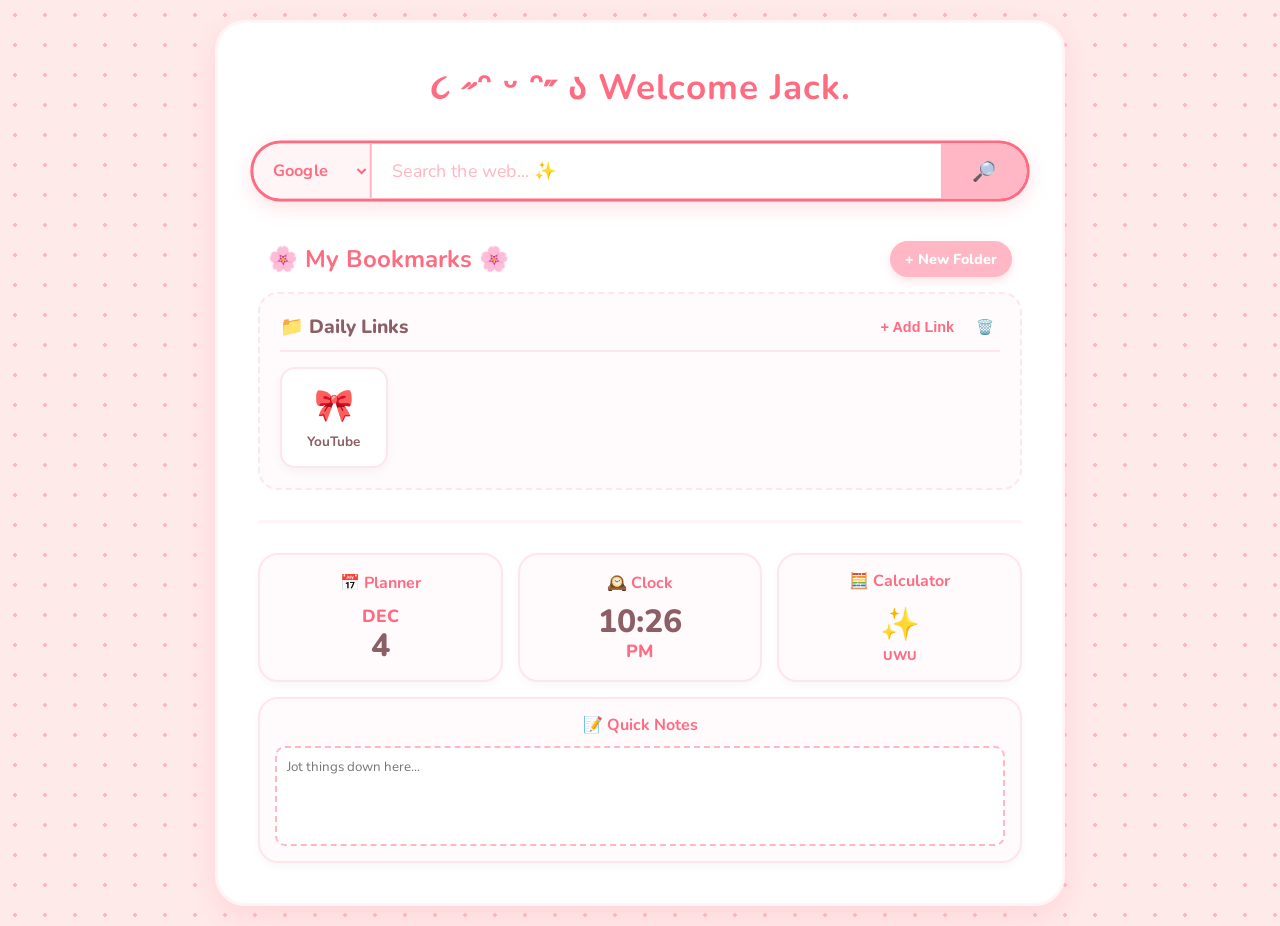
<file: index.html>
<!DOCTYPE html>
<html lang="en">
<head>
    <meta charset="UTF-8">
    <meta name="viewport" content="width=device-width, initial-scale=1.0">
    <title>🌸 Kawaii Start Page 🌸</title>
    <link href="https://fonts.googleapis.com/css2?family=Nunito:wght@400;700;800&display=swap" rel="stylesheet">
    <link rel="stylesheet" href="style.css?v=2.0">
</head>
<body>

    <div class="container">
        <h1>૮ ˶ᵔ ᵕ ᵔ˶ ა Welcome Jack.</h1>
        
        <form class="search-bar" id="search-form">
            <select id="search-engine" class="search-engine-select">
                <option value="google">Google</option>
                <option value="youtube">YouTube</option>
                <option value="reddit">Reddit</option>
            </select>
            <input type="text" id="search-query" placeholder="Search the web... ✨" autofocus autocomplete="off" required>
            <button type="submit">🔎</button>
        </form>

        <div class="bookmarks-header">
            <h2>🌸 My Bookmarks 🌸</h2>
            <button id="add-group-btn" class="btn">+ New Folder</button>
        </div>
        <div id="bookmarks-master-container"></div>

        <div class="utilities">
            
            <a href="calendar.html" class="widget-card" title="Open Planner">
                <h3>📅 Planner</h3>
                <div class="widget-data-small" id="mini-month">MMM</div>
                <div class="widget-data-large" id="mini-day">00</div>
            </a>

            <a href="clock.html" class="widget-card" title="Open Time Tools">
                <h3>🕰️ Clock</h3>
                <div class="widget-data-large" id="mini-clock">00:00</div>
                <div class="widget-data-small" id="mini-ampm">AM</div>
            </a>

            <a href="calculator.html" class="widget-card" title="Open Calculator">
                <h3>🧮 Calculator</h3>
                <div class="widget-data-large" style="margin-top:5px;">✨</div>
                <div class="widget-data-small" style="font-size:0.8em; margin-top:5px;">uwu</div>
            </a>

            <div class="widget-card notes-card">
                <h3>📝 Quick Notes</h3>
                <textarea id="notepad" placeholder="Jot things down here..."></textarea>
            </div>
        </div>
    </div>
    
    <script>
        /* --- Search Logic --- */
        document.getElementById('search-form').addEventListener('submit', function(e) {
            e.preventDefault();
            const query = encodeURIComponent(document.getElementById('search-query').value);
            const engine = document.getElementById('search-engine').value;
            let url = '';
            if (engine === 'google') url = `https://www.google.com/search?q=${query}`;
            else if (engine === 'youtube') url = `https://www.youtube.com/results?search_query=${query}`;
            else if (engine === 'reddit') url = `https://www.reddit.com/search?q=${query}`;
            window.location.href = url;
        });

        /* --- Mini Calendar Logic --- */
        const dateObj = new Date();
        document.getElementById('mini-month').innerText = dateObj.toLocaleString('default', { month: 'short' });
        document.getElementById('mini-day').innerText = dateObj.getDate();

        /* --- Mini Clock Logic --- */
        function updateClock() {
            const now = new Date();
            let hours = now.getHours();
            let minutes = now.getMinutes();
            let ampm = hours >= 12 ? 'PM' : 'AM';
            hours = hours % 12 || 12; 
            minutes = minutes < 10 ? '0' + minutes : minutes;
            document.getElementById('mini-clock').innerText = `${hours}:${minutes}`;
            document.getElementById('mini-ampm').innerText = ampm;
        }
        setInterval(updateClock, 1000); updateClock();

        /* --- Notepad Logic --- */
        const notepad = document.getElementById('notepad');
        notepad.value = localStorage.getItem('kawaiiNotes') || '';
        notepad.addEventListener('input', () => localStorage.setItem('kawaiiNotes', notepad.value));

        /* --- Bookmarks Logic --- */
        const masterContainer = document.getElementById('bookmarks-master-container');
        const kawaiiIcons = ['🌸', '🎀', '✨', '💖', '🍓', '🧁', '🧸', '☁️', '🐰', '🌷'];
        let groupedBookmarks = JSON.parse(localStorage.getItem('kawaiiGroupedBookmarks'));
        if (!groupedBookmarks || Object.keys(groupedBookmarks).length === 0) {
            groupedBookmarks = { "Daily Links": [{ name: 'YouTube', url: 'https://youtube.com', icon: '🎀' }] };
        }
        function saveBookmarks() { localStorage.setItem('kawaiiGroupedBookmarks', JSON.stringify(groupedBookmarks)); }
        function renderBookmarks() {
            masterContainer.innerHTML = '';
            for (const groupName in groupedBookmarks) {
                const groupDiv = document.createElement('div');
                groupDiv.className = 'group-container';
                groupDiv.innerHTML = `
                    <div class="group-header">
                        <div class="group-title">📁 ${groupName}</div>
                        <div class="group-actions"><button onclick="addBookmarkToGroup('${groupName}')">+ Add Link</button><button onclick="deleteGroup('${groupName}')">🗑️</button></div>
                    </div>
                `;
                const grid = document.createElement('div');
                grid.className = 'bookmarks-grid';
                groupedBookmarks[groupName].forEach((bm, index) => {
                    grid.innerHTML += `<a class="bookmark-card" href="${bm.url}"><div class="bookmark-icon">${bm.icon}</div><div class="bookmark-name">${bm.name}</div><button class="delete-btn" onclick="deleteBookmark(event, '${groupName}', ${index})" title="Delete">✖</button></a>`;
                });
                groupDiv.appendChild(grid); masterContainer.appendChild(groupDiv);
            }
        }
        document.getElementById('add-group-btn').addEventListener('click', () => {
            const groupName = prompt('New folder name? 🎀');
            if (groupName && !groupedBookmarks[groupName]) { groupedBookmarks[groupName] = []; saveBookmarks(); renderBookmarks(); }
        });
        window.deleteGroup = function(groupName) { if (confirm(`Delete "${groupName}" folder? 🥺`)) { delete groupedBookmarks[groupName]; saveBookmarks(); renderBookmarks(); } }
        window.addBookmarkToGroup = function(groupName) {
            const name = prompt('Bookmark name? 🎀'); if (!name) return;
            let url = prompt('URL? ✨'); if (!url) return;
            if (!url.startsWith('http')) url = 'https://' + url;
            groupedBookmarks[groupName].push({ name, url, icon: kawaiiIcons[Math.floor(Math.random() * kawaiiIcons.length)] });
            saveBookmarks(); renderBookmarks();
        }
        window.deleteBookmark = function(event, groupName, index) {
            event.preventDefault();
            if (confirm('Delete this bookmark? 🥺')) { groupedBookmarks[groupName].splice(index, 1); saveBookmarks(); renderBookmarks(); }
        }
        renderBookmarks();
    </script>
</body>
</html>
</file>
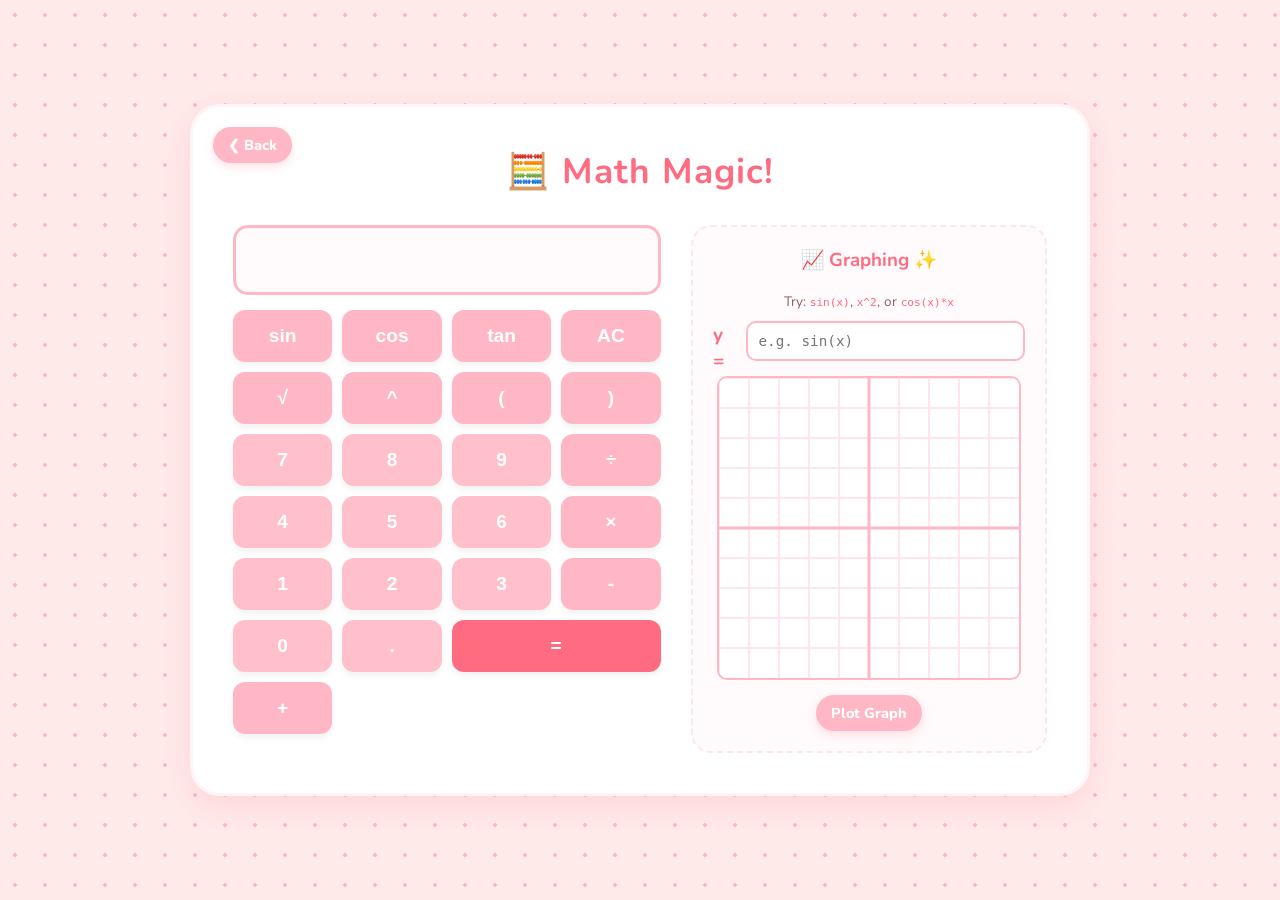
<file: calculator.html>
<!DOCTYPE html>
<html lang="en">
<head>
    <meta charset="UTF-8">
    <meta name="viewport" content="width=device-width, initial-scale=1.0">
    <title>🌸 Kawaii Calculator 🌸</title>
    <link href="https://fonts.googleapis.com/css2?family=Nunito:wght@400;700;800&display=swap" rel="stylesheet">
    <link rel="stylesheet" href="style.css?v=2.0">
</head>
<body>
    <div class="container" style="max-width: 900px;">
        <a href="index.html" class="btn" style="position: absolute; top: 20px; left: 20px;">❮ Back</a>
        <h1>🧮 Math Magic!</h1>

        <div class="calc-page-grid">
            <div>
                <div class="calc-display" id="calc-screen"></div>
                <div class="calc-buttons">
                    <button class="calc-btn op" onclick="appendCalc('sin(')">sin</button>
                    <button class="calc-btn op" onclick="appendCalc('cos(')">cos</button>
                    <button class="calc-btn op" onclick="appendCalc('tan(')">tan</button>
                    <button class="calc-btn op" onclick="clearCalc()">AC</button>

                    <button class="calc-btn op" onclick="appendCalc('sqrt(')">√</button>
                    <button class="calc-btn op" onclick="appendCalc('^')">^</button>
                    <button class="calc-btn op" onclick="appendCalc('(')">(</button>
                    <button class="calc-btn op" onclick="appendCalc(')')">)</button>

                    <button class="calc-btn" onclick="appendCalc('7')">7</button>
                    <button class="calc-btn" onclick="appendCalc('8')">8</button>
                    <button class="calc-btn" onclick="appendCalc('9')">9</button>
                    <button class="calc-btn op" onclick="appendCalc('/')">÷</button>

                    <button class="calc-btn" onclick="appendCalc('4')">4</button>
                    <button class="calc-btn" onclick="appendCalc('5')">5</button>
                    <button class="calc-btn" onclick="appendCalc('6')">6</button>
                    <button class="calc-btn op" onclick="appendCalc('*')">×</button>

                    <button class="calc-btn" onclick="appendCalc('1')">1</button>
                    <button class="calc-btn" onclick="appendCalc('2')">2</button>
                    <button class="calc-btn" onclick="appendCalc('3')">3</button>
                    <button class="calc-btn op" onclick="appendCalc('-')">-</button>

                    <button class="calc-btn" onclick="appendCalc('0')">0</button>
                    <button class="calc-btn" onclick="appendCalc('.')">.</button>
                    <button class="calc-btn eval" onclick="calculate()">=</button>
                    <button class="calc-btn op" onclick="appendCalc('+')">+</button>
                </div>
            </div>

            <div class="graphing-section">
                <h3 style="margin-top:0; color: var(--text-main);">📈 Graphing ✨</h3>
                <p style="font-size: 0.85em; margin: 0 0 10px 0;">Try: <code style="color:var(--text-main)">sin(x)</code>, <code style="color:var(--text-main)">x^2</code>, or <code style="color:var(--text-main)">cos(x)*x</code></p>
                <div style="display:flex; width: 100%; gap:10px; align-items:center;">
                    <strong style="color:var(--text-main); font-size:1.2em;">y =</strong>
                    <input type="text" id="graph-eq" placeholder="e.g. sin(x)">
                </div>
                <canvas id="graph-canvas" width="300" height="300"></canvas>
                <button class="btn" onclick="drawGraph()">Plot Graph</button>
            </div>
        </div>
    </div>

    <script>
        /* --- Calculator Logic --- */
        const screen = document.getElementById('calc-screen');
        
        function appendCalc(val) { screen.innerText += val; }
        function clearCalc() { screen.innerText = ''; }
        
        // Safely formats mathematical expressions (turns 'sin' into 'Math.sin' for the browser to read)
        function formatMathString(str) {
            return str.replace(/sin/g, 'Math.sin')
                      .replace(/cos/g, 'Math.cos')
                      .replace(/tan/g, 'Math.tan')
                      .replace(/sqrt/g, 'Math.sqrt')
                      .replace(/\^/g, '**'); 
        }

        function calculate() {
            try {
                let expression = formatMathString(screen.innerText);
                let result = new Function('return ' + expression)();
                // Round to 4 decimal places to prevent messy trailing numbers
                screen.innerText = Math.round(result * 10000) / 10000;
            } catch (error) {
                screen.innerText = 'Error 🥺';
                setTimeout(clearCalc, 1500);
            }
        }

        /* --- Graphing Logic --- */
        const canvas = document.getElementById('graph-canvas');
        const ctx = canvas.getContext('2d');

        function drawAxes() {
            ctx.clearRect(0, 0, canvas.width, canvas.height);
            ctx.strokeStyle = '#ffe6ea'; ctx.lineWidth = 2;
            
            // Grid lines
            for(let i = 0; i < 300; i += 30) {
                ctx.beginPath(); ctx.moveTo(i, 0); ctx.lineTo(i, 300); ctx.stroke();
                ctx.beginPath(); ctx.moveTo(0, i); ctx.lineTo(300, i); ctx.stroke();
            }

            // Main Axes
            ctx.strokeStyle = '#ffb7c5'; ctx.lineWidth = 3;
            ctx.beginPath(); ctx.moveTo(0, 150); ctx.lineTo(300, 150); ctx.stroke(); // X
            ctx.beginPath(); ctx.moveTo(150, 0); ctx.lineTo(150, 300); ctx.stroke(); // Y
        }

        function drawGraph() {
            drawAxes();
            const eqInput = document.getElementById('graph-eq').value;
            if (!eqInput) return;

            let mathString = formatMathString(eqInput);
            
            ctx.beginPath();
            ctx.strokeStyle = '#ff6b81'; // Dark pink for the line
            ctx.lineWidth = 3;

            // Plot pixel by pixel
            for (let px = 0; px <= canvas.width; px++) {
                // Map screen pixel to graph coordinates (X goes from -10 to +10)
                let x = (px - 150) / 15; 
                try {
                    // Create a safe, temporary math function
                    let calculateY = new Function('x', 'return ' + mathString);
                    let y = calculateY(x);
                    
                    // Map result back to screen pixels
                    let py = 150 - (y * 15);
                    
                    if (px === 0) ctx.moveTo(px, py);
                    else ctx.lineTo(px, py);
                } catch (e) {
                    break; // Stop drawing if equation is invalid
                }
            }
            ctx.stroke();
        }

        // Draw initial empty axes on load
        drawAxes();
    </script>
</body>
</html>
</file>
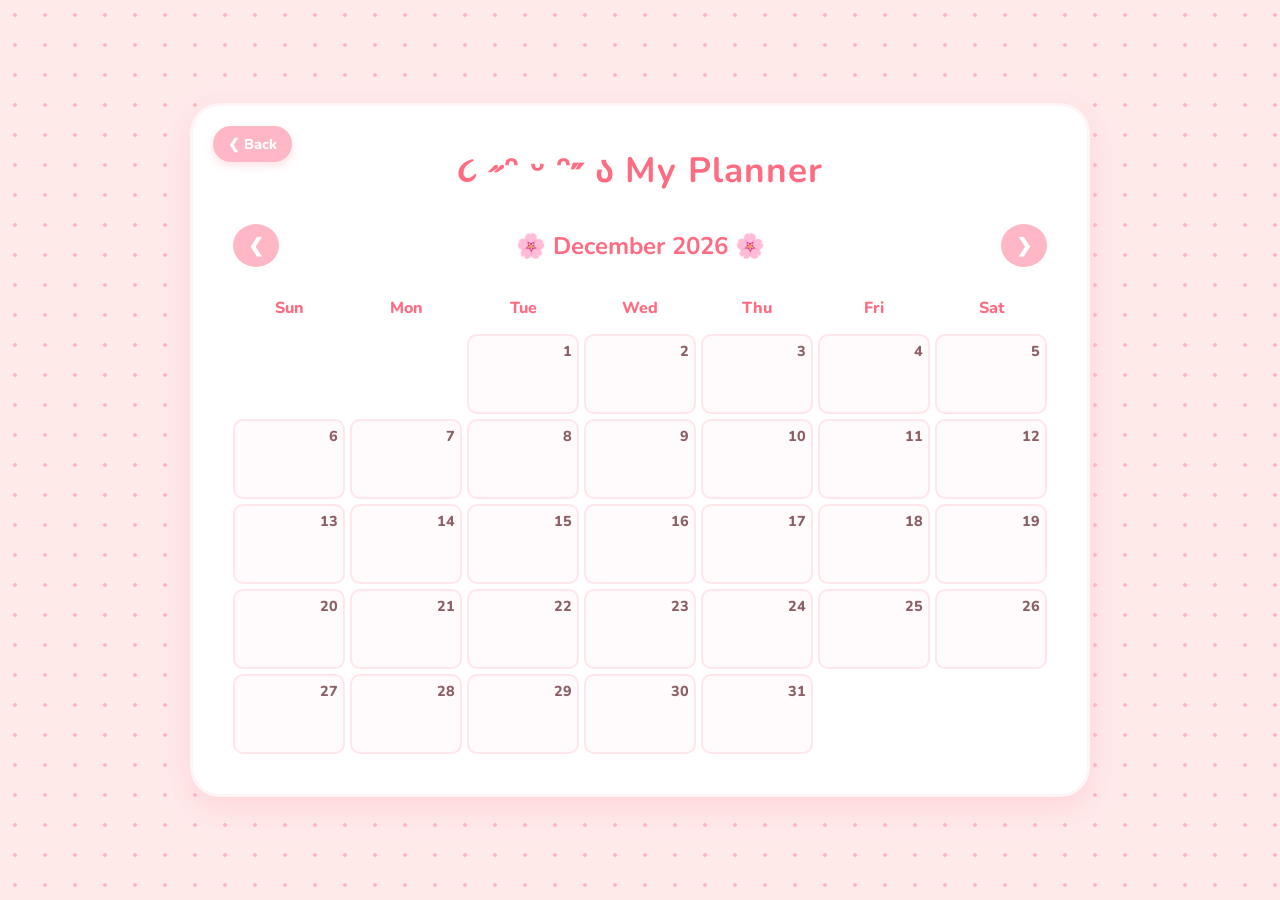
<file: calendar.html>
<!DOCTYPE html>
<html lang="en">
<head>
    <meta charset="UTF-8">
    <meta name="viewport" content="width=device-width, initial-scale=1.0">
    <title>🌸 Jack's Calendar 🌸</title>
    <link href="https://fonts.googleapis.com/css2?family=Nunito:wght@400;700;800&display=swap" rel="stylesheet">
    <link rel="stylesheet" href="style.css?v=2.0">
</head>
<body>
    <div class="container" style="max-width: 900px;">
        <a href="index.html" class="btn" style="position: absolute; top: 20px; left: 20px;">❮ Back</a>
        <h1>૮ ˶ᵔ ᵕ ᵔ˶ ა My Planner</h1>
        <div class="calendar-header-nav">
            <button id="prev-month">❮</button>
            <h2 id="month-year-display">Month Year</h2>
            <button id="next-month">❯</button>
        </div>
        <div class="calendar-grid" id="calendar-grid"></div>
    </div>
    <script>
        const grid = document.getElementById('calendar-grid');
        const monthYearDisplay = document.getElementById('month-year-display');
        let currentDate = new Date();
        let events = JSON.parse(localStorage.getItem('kawaiiEvents')) || {};
        function saveEvents() { localStorage.setItem('kawaiiEvents', JSON.stringify(events)); }
        function renderCalendar() {
            grid.innerHTML = '';
            const year = currentDate.getFullYear(); const month = currentDate.getMonth(); 
            const monthNames = ["January", "February", "March", "April", "May", "June", "July", "August", "September", "October", "November", "December"];
            monthYearDisplay.innerText = `🌸 ${monthNames[month]} ${year} 🌸`;
            ['Sun', 'Mon', 'Tue', 'Wed', 'Thu', 'Fri', 'Sat'].forEach(day => {
                const dayHeader = document.createElement('div'); dayHeader.className = 'day-name'; dayHeader.innerText = day; grid.appendChild(dayHeader);
            });
            const firstDayIndex = new Date(year, month, 1).getDay(); const daysInMonth = new Date(year, month + 1, 0).getDate();
            for (let i = 0; i < firstDayIndex; i++) { grid.innerHTML += '<div class="calendar-cell empty"></div>'; }
            for (let day = 1; day <= daysInMonth; day++) {
                const dateKey = `${year}-${month + 1}-${day}`;
                const cell = document.createElement('div'); cell.className = 'calendar-cell';
                cell.innerHTML = `<div class="cal-date-num">${day}</div>`;
                if (events[dateKey]) {
                    events[dateKey].forEach((evt, index) => {
                        const eventDiv = document.createElement('div'); eventDiv.className = 'cal-event'; eventDiv.innerText = evt;
                        eventDiv.onclick = (e) => { e.stopPropagation(); if(confirm(`Delete event: "${evt}"?`)) { events[dateKey].splice(index, 1); if(events[dateKey].length === 0) delete events[dateKey]; saveEvents(); renderCalendar(); } };
                        cell.appendChild(eventDiv);
                    });
                }
                cell.onclick = () => {
                    const newEvent = prompt(`Add a new event or time for ${monthNames[month]} ${day} ✨`);
                    if (newEvent) { if (!events[dateKey]) events[dateKey] = []; events[dateKey].push(newEvent); saveEvents(); renderCalendar(); }
                };
                grid.appendChild(cell);
            }
        }
        document.getElementById('prev-month').addEventListener('click', () => { currentDate.setMonth(currentDate.getMonth() - 1); renderCalendar(); });
        document.getElementById('next-month').addEventListener('click', () => { currentDate.setMonth(currentDate.getMonth() + 1); renderCalendar(); });
        renderCalendar();
    </script>
</body>
</html>
</file>
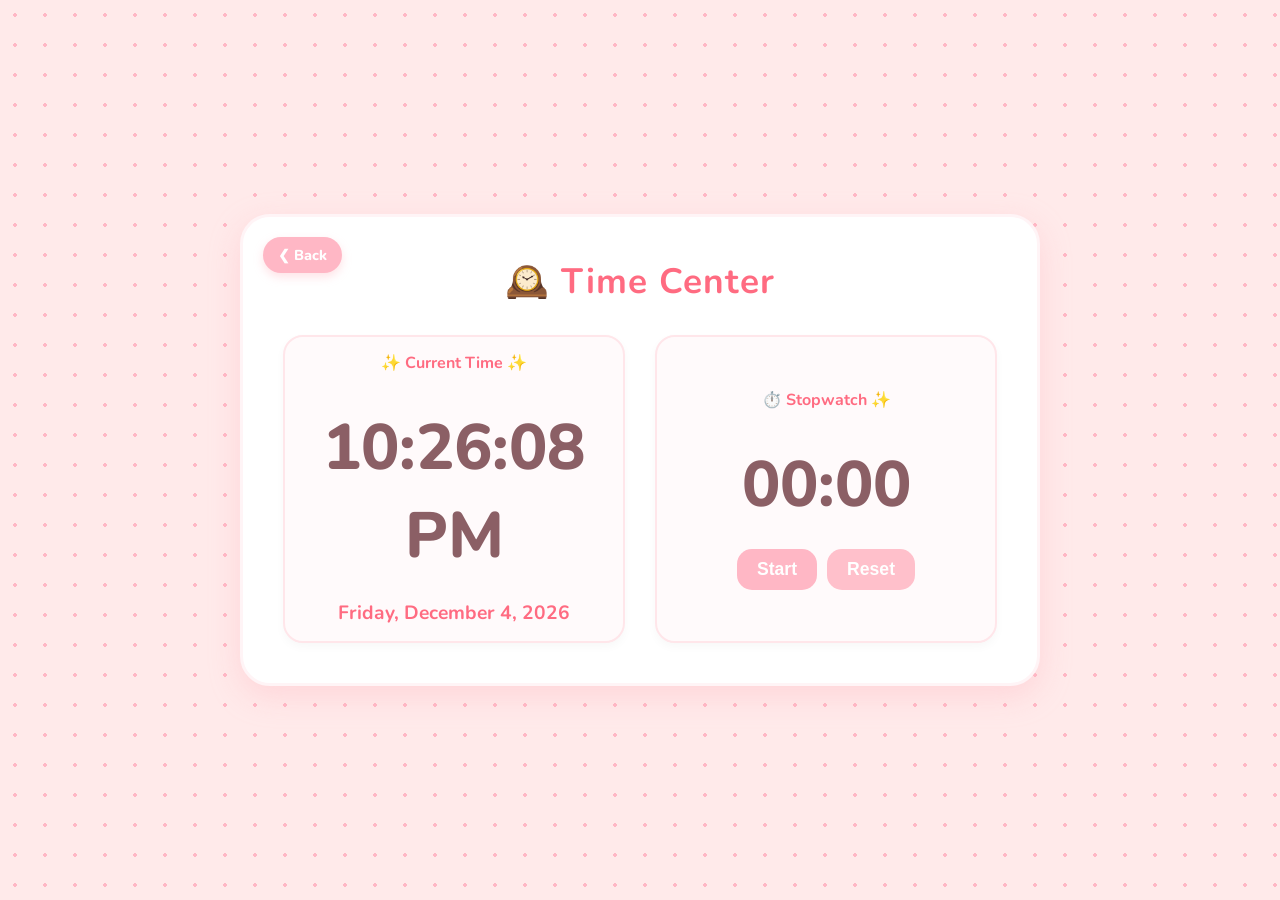
<file: clock.html>
<!DOCTYPE html>
<html lang="en">
<head>
    <meta charset="UTF-8">
    <meta name="viewport" content="width=device-width, initial-scale=1.0">
    <title>🌸 Kawaii Time 🌸</title>
    <link href="https://fonts.googleapis.com/css2?family=Nunito:wght@400;700;800&display=swap" rel="stylesheet">
    <link rel="stylesheet" href="style.css?v=2.0">
</head>
<body>
    <div class="container" style="max-width: 800px;">
        <a href="index.html" class="btn" style="position: absolute; top: 20px; left: 20px;">❮ Back</a>
        <h1>🕰️ Time Center</h1>

        <div class="time-page-grid">
            <div class="widget-card">
                <h3>✨ Current Time ✨</h3>
                <div class="huge-time" id="big-clock">00:00:00</div>
                <div id="big-date" style="font-size: 1.2em; font-weight: 700; color: var(--text-main);">Monday, Jan 1</div>
            </div>

            <div class="widget-card">
                <h3>⏱️ Stopwatch ✨</h3>
                <div class="huge-time" id="big-timer">00:00</div>
                <div class="timer-controls">
                    <button id="timer-toggle">Start</button>
                    <button id="timer-reset" style="background-color: var(--secondary);">Reset</button>
                </div>
            </div>
        </div>
    </div>

    <script>
        /* --- Big Clock --- */
        function updateBigClock() {
            const now = new Date();
            let hours = now.getHours(); let minutes = now.getMinutes(); let seconds = now.getSeconds();
            let ampm = hours >= 12 ? 'PM' : 'AM';
            hours = hours % 12 || 12; 
            minutes = minutes < 10 ? '0' + minutes : minutes;
            seconds = seconds < 10 ? '0' + seconds : seconds;
            document.getElementById('big-clock').innerText = `${hours}:${minutes}:${seconds} ${ampm}`;
            
            const options = { weekday: 'long', year: 'numeric', month: 'long', day: 'numeric' };
            document.getElementById('big-date').innerText = now.toLocaleDateString(undefined, options);
        }
        setInterval(updateBigClock, 1000); updateBigClock();

        /* --- Big Timer --- */
        let timerInterval, timerSeconds = 0, isTimerRunning = false;
        const timerDisplay = document.getElementById('big-timer');
        const timerToggleBtn = document.getElementById('timer-toggle');

        function formatTime(sec) {
            const m = Math.floor(sec / 60).toString().padStart(2, '0');
            const s = (sec % 60).toString().padStart(2, '0');
            return `${m}:${s}`;
        }
        timerToggleBtn.addEventListener('click', () => {
            if (isTimerRunning) { clearInterval(timerInterval); timerToggleBtn.innerText = 'Resume'; } 
            else { timerInterval = setInterval(() => { timerSeconds++; timerDisplay.innerText = formatTime(timerSeconds); }, 1000); timerToggleBtn.innerText = 'Pause'; }
            isTimerRunning = !isTimerRunning;
        });
        document.getElementById('timer-reset').addEventListener('click', () => {
            clearInterval(timerInterval); isTimerRunning = false; timerSeconds = 0;
            timerDisplay.innerText = formatTime(timerSeconds); timerToggleBtn.innerText = 'Start';
        });
    </script>
</body>
</html>
</file>
<file: style.css>
/* style.css */
:root {
    --bg-color: #ffeaea; 
    --container-bg: #ffffff; 
    --primary: #ffb7c5; 
    --secondary: #ffc0cb; 
    --text-main: #ff6b81; 
    --text-dark: #8b5f65; 
    --shadow: rgba(255, 182, 193, 0.4); 
}

* { box-sizing: border-box; }

body {
    font-family: 'Nunito', sans-serif; background-color: var(--bg-color);
    background-image: radial-gradient(var(--primary) 2px, transparent 2px);
    background-size: 30px 30px; color: var(--text-dark);
    display: flex; justify-content: center; align-items: center;
    min-height: 100vh; margin: 0; padding: 20px;
}

.container {
    background-color: var(--container-bg); padding: 40px; border-radius: 30px;
    box-shadow: 0 10px 30px var(--shadow); width: 100%; max-width: 850px;
    border: 3px solid #fff4f6; position: relative;
}

h1 { color: var(--text-main); margin-top: 0; margin-bottom: 30px; font-size: 2.2em; text-align: center; letter-spacing: 1px; }
h2 { color: var(--text-main); margin: 0; font-size: 1.5em; }

/* --- General Buttons --- */
.btn {
    background-color: var(--primary); color: white; border: none; padding: 8px 15px;
    border-radius: 20px; cursor: pointer; font-family: 'Nunito', sans-serif;
    font-weight: 800; font-size: 0.9em; box-shadow: 0 4px 10px var(--shadow);
    text-decoration: none; display: inline-block; transition: transform 0.2s, background 0.3s;
}
.btn:hover { transform: scale(1.05) translateY(-2px); background-color: var(--text-main); }

/* --- Search Bar --- */
.search-bar {
    display: flex; margin-bottom: 40px; box-shadow: 0 6px 20px var(--shadow);
    border-radius: 50px; overflow: hidden; border: 3px solid var(--primary); background: white; transition: transform 0.2s;
}
.search-bar:focus-within { transform: scale(1.02); border-color: var(--text-main); }
.search-engine-select {
    background-color: #fff4f6; color: var(--text-main); border: none; padding: 0 15px;
    font-family: 'Nunito', sans-serif; font-weight: 700; font-size: 1em; outline: none; cursor: pointer; border-right: 2px solid var(--primary);
}
.search-bar input { flex-grow: 1; padding: 15px 20px; border: none; outline: none; font-family: 'Nunito', sans-serif; font-size: 1.1em; color: var(--text-dark); background: transparent; }
.search-bar input::placeholder { color: #ffb6c1; }
.search-bar button { padding: 15px 30px; background-color: var(--primary); color: white; border: none; cursor: pointer; font-size: 1.2em; transition: background 0.3s ease; }
.search-bar button:hover { background-color: var(--text-main); }

/* --- Bookmarks --- */
.bookmarks-header { display: flex; justify-content: space-between; align-items: center; margin-bottom: 15px; padding: 0 10px; }
.group-container { background: #fffafb; border: 2px dashed #ffe6ea; border-radius: 20px; padding: 20px; margin-bottom: 20px; }
.group-header { display: flex; align-items: center; justify-content: space-between; margin-bottom: 15px; border-bottom: 2px solid #ffe6ea; padding-bottom: 10px; }
.group-title { font-size: 1.2em; font-weight: 800; color: var(--text-dark); }
.group-actions button { background: none; border: none; cursor: pointer; font-size: 0.9em; font-weight: 700; color: var(--text-main); margin-left: 10px; transition: transform 0.2s; }
.group-actions button:hover { transform: scale(1.1); }
.bookmarks-grid { display: grid; grid-template-columns: repeat(auto-fill, minmax(100px, 1fr)); gap: 15px; }
.bookmark-card {
    background-color: white; padding: 15px 10px; border-radius: 15px; text-decoration: none; color: var(--text-dark);
    display: flex; flex-direction: column; align-items: center; position: relative;
    box-shadow: 0 4px 10px rgba(0,0,0,0.04); transition: transform 0.2s, box-shadow 0.2s; border: 2px solid #ffe6ea;
}
.bookmark-card:hover { transform: translateY(-5px); box-shadow: 0 8px 20px var(--shadow); border-color: var(--primary); }
.bookmark-icon { font-size: 2em; margin-bottom: 5px; }
.bookmark-name { font-size: 0.85em; font-weight: 700; text-align: center; word-break: break-word; }
.delete-btn {
    position: absolute; top: -8px; right: -8px; background-color: #ff6b81; color: white; border: 2px solid white;
    border-radius: 50%; width: 24px; height: 24px; font-size: 10px; cursor: pointer; display: none;
    align-items: center; justify-content: center; padding: 0; box-shadow: 0 2px 5px rgba(0,0,0,0.2); transition: transform 0.2s;
}
.bookmark-card:hover .delete-btn { display: flex; }
.delete-btn:hover { transform: scale(1.1); }

/* --- Main Page Utilities Grid --- */
.utilities {
    display: grid; grid-template-columns: repeat(3, 1fr); gap: 15px;
    margin-top: 30px; border-top: 3px solid #fff4f6; padding-top: 30px;
}
a.widget-card { text-decoration: none; color: inherit; cursor: pointer; transition: transform 0.2s; }
a.widget-card:hover { transform: scale(1.05); border-color: var(--text-main); }
.widget-card {
    background-color: #fffafb; border: 2px solid #ffe6ea; border-radius: 20px; padding: 15px;
    box-shadow: 0 4px 10px rgba(0,0,0,0.03); display: flex; flex-direction: column; align-items: center; justify-content: center; text-align: center;
}
.widget-card h3 { margin: 0 0 10px 0; color: var(--text-main); font-size: 1em; }
.widget-data-large { font-size: 2em; font-weight: 800; line-height: 1.1; color: var(--text-dark); }
.widget-data-small { font-size: 1.1em; font-weight: 800; color: var(--text-main); text-transform: uppercase; }

.notes-card { grid-column: span 3; align-items: stretch; }
textarea {
    width: 100%; height: 100px; resize: none; border: 2px dashed #ffb7c5;
    border-radius: 10px; padding: 10px; font-family: 'Nunito', sans-serif;
    color: var(--text-dark); background: white; outline: none;
}
textarea:focus { border-color: var(--text-main); }

/* --- Full Calendar Page --- */
.calendar-header-nav { display: flex; justify-content: space-between; align-items: center; margin-bottom: 20px; }
.calendar-header-nav button { background: var(--primary); color: white; border: none; padding: 10px 15px; border-radius: 50%; cursor: pointer; font-weight: bold; font-size: 1.2em;}
.calendar-header-nav button:hover { background: var(--text-main); }
.calendar-grid { display: grid; grid-template-columns: repeat(7, 1fr); gap: 5px; }
.day-name { text-align: center; font-weight: 800; color: var(--text-main); padding: 10px 0; }
.calendar-cell { 
    background: #fffafb; border: 2px solid #ffe6ea; border-radius: 10px; min-height: 80px; padding: 5px; 
    cursor: pointer; transition: background 0.2s; position: relative; display: flex; flex-direction: column;
}
.calendar-cell:hover { background: white; border-color: var(--primary); }
.calendar-cell.empty { background: transparent; border: none; cursor: default; }
.cal-date-num { font-weight: 800; font-size: 0.9em; align-self: flex-end; color: var(--text-dark); margin-bottom: 5px;}
.cal-event { background: var(--primary); color: white; font-size: 0.7em; padding: 3px 5px; border-radius: 5px; margin-bottom: 3px; font-weight: 700; text-align: left; word-break: break-word; }

/* --- Clock & Timer Page --- */
.time-page-grid { display: grid; grid-template-columns: 1fr 1fr; gap: 30px; text-align: center; margin-top: 20px;}
.huge-time { font-size: 4em; font-weight: 800; color: var(--text-dark); margin: 20px 0; font-variant-numeric: tabular-nums; }
.timer-controls { display: flex; justify-content: center; gap: 10px; }
.timer-controls button { background: var(--primary); color: white; border: none; border-radius: 15px; padding: 10px 20px; font-weight: 800; font-size: 1.1em; cursor: pointer; transition: 0.2s; }
.timer-controls button:hover { background: var(--text-main); transform: scale(1.05); }

/* --- Calculator Page --- */
.calc-page-grid { display: grid; grid-template-columns: 1.2fr 1fr; gap: 30px; margin-top: 20px; }
.calc-display { background: #fffafb; border: 3px solid var(--primary); padding: 15px 20px; border-radius: 15px; font-size: 1.8em; text-align: right; margin-bottom: 15px; font-family: monospace; color: var(--text-dark); height: 70px; overflow: hidden; word-wrap: break-word;}
.calc-buttons { display: grid; grid-template-columns: repeat(4, 1fr); gap: 10px; }
.calc-btn { background: var(--secondary); color: white; border: none; border-radius: 12px; padding: 15px; font-size: 1.2em; font-weight: 800; cursor: pointer; transition: 0.2s; box-shadow: 0 4px 6px rgba(0,0,0,0.05); }
.calc-btn.op { background: var(--primary); }
.calc-btn.eval { background: var(--text-main); grid-column: span 2; }
.calc-btn:hover { transform: scale(1.05); filter: brightness(0.95); }

.graphing-section { background: #fffafb; border: 2px dashed #ffe6ea; padding: 20px; border-radius: 20px; display: flex; flex-direction: column; align-items: center;}
.graphing-section input { width: 100%; padding: 10px; border: 2px solid var(--primary); border-radius: 10px; margin-bottom: 15px; font-family: monospace; font-size: 1.1em; outline: none; }
canvas { background: white; border: 2px solid var(--primary); border-radius: 10px; margin-bottom: 15px; max-width: 100%; }

@media (max-width: 650px) {
    .utilities { grid-template-columns: 1fr; }
    .notes-card { grid-column: span 1; }
    .time-page-grid, .calc-page-grid { grid-template-columns: 1fr; }
}
</file>
